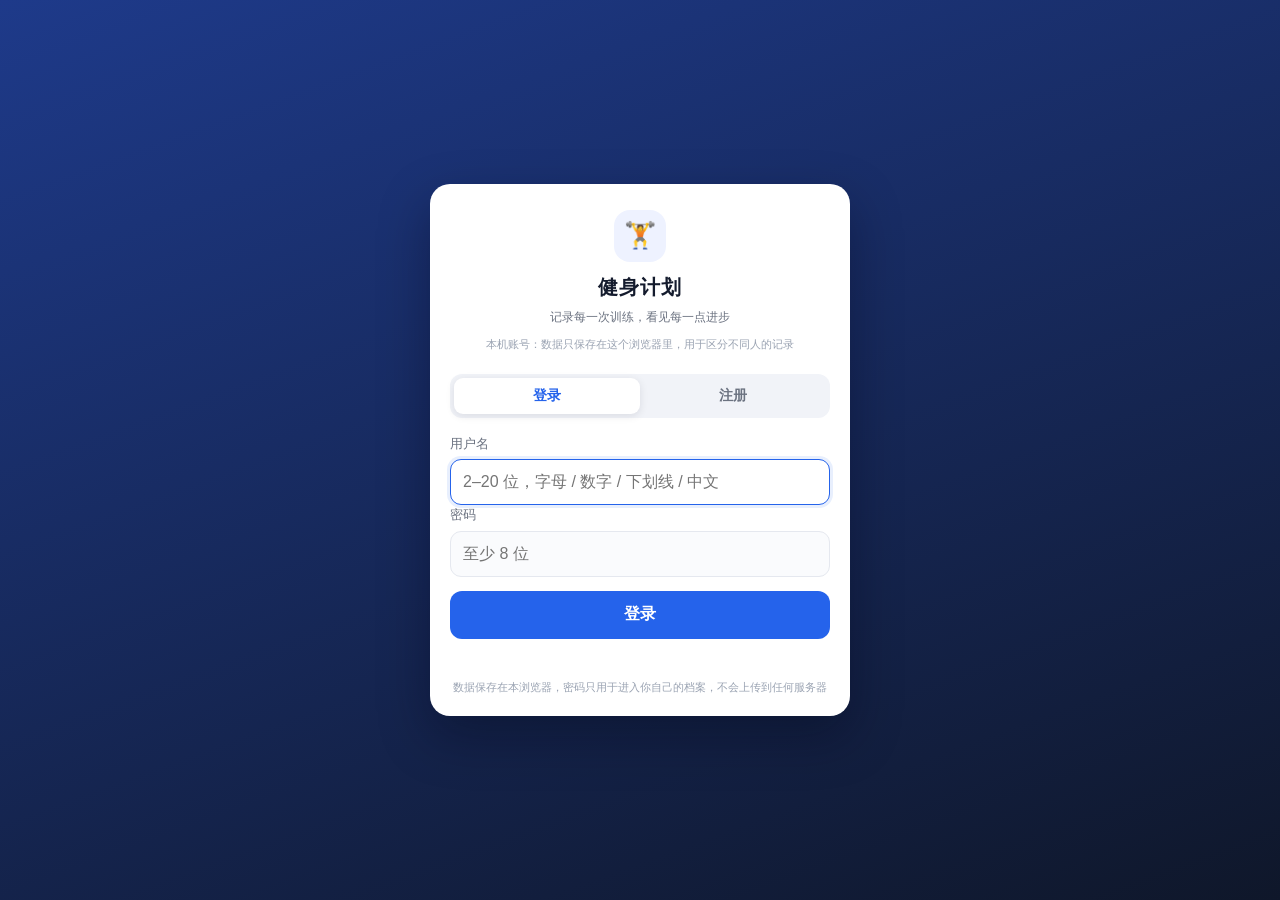
<file: index.html>
<!DOCTYPE html>
<html lang="zh-CN">
<head>
    <meta charset="UTF-8">
    <link rel="manifest" href="manifest.webmanifest">
    <meta name="theme-color" content="#1d4ed8">
    <link rel="apple-touch-icon" href="assets/icons/icon-192.png">
    <meta name="apple-mobile-web-app-capable" content="yes">
    <meta name="apple-mobile-web-app-title" content="健身记录">
    <meta name="viewport" content="width=device-width, initial-scale=1.0, maximum-scale=1.0, user-scalable=no, viewport-fit=cover">
    <meta name="theme-color" content="#0f172a">
    <title>健身记录</title>
    <link rel="icon" href="data:image/svg+xml,<svg xmlns='http://www.w3.org/2000/svg' viewBox='0 0 32 32'><text y='26' font-size='26'>🏋️</text></svg>">
    <link rel="stylesheet" href="assets/style.css">
</head>
<body>
    <!-- ================= 登录 / 注册 ================= -->
    <section class="auth-view" id="auth-view" hidden>
        <div class="auth-card">
            <div class="auth-brand">
                <span class="auth-logo">🏋️</span>
                <h2>健身计划</h2>
                <p class="auth-slogan">记录每一次训练，看见每一点进步</p>
                <p class="auth-note">本机账号：数据只保存在这个浏览器里，用于区分不同人的记录</p>
            </div>

            <div class="auth-tabs" role="tablist">
                <button type="button" class="auth-tab active" data-mode="login" role="tab">登录</button>
                <button type="button" class="auth-tab" data-mode="register" role="tab">注册</button>
            </div>

            <form id="auth-form" novalidate>
                <div class="field">
                    <label for="auth-username">用户名</label>
                    <input type="text" id="auth-username" autocomplete="username" maxlength="20"
                           placeholder="2–20 位，字母 / 数字 / 下划线 / 中文">
                </div>
                <div class="field mt-12">
                    <label for="auth-password">密码</label>
                    <input type="password" id="auth-password" autocomplete="current-password"
                           maxlength="128" placeholder="至少 8 位">
                </div>
                <div class="field mt-12" id="confirm-field" hidden>
                    <label for="auth-confirm">确认密码</label>
                    <input type="password" id="auth-confirm" autocomplete="new-password" maxlength="128"
                           placeholder="再输入一次密码">
                </div>
                <button type="submit" class="primary-btn mt-14" id="auth-submit">登录</button>
                <p class="form-msg" id="auth-msg" aria-live="polite"></p>
            </form>

            <p class="auth-foot">数据保存在本浏览器，密码只用于进入你自己的档案，不会上传到任何服务器</p>
        </div>
    </section>

    <div id="app-view" hidden>
    <header class="app-header">
        <div class="head-row">
            <div class="head-text">
                <h1>健身计划</h1>
                <p class="sub" id="header-sub"></p>
            </div>
            <div class="head-actions">
                <button type="button" class="user-chip plain" id="backup-btn" title="数据备份">
                    <span>备份</span>
                </button>
                <button type="button" class="user-chip" id="logout-btn" title="退出登录">
                    <span id="user-name">…</span>
                    <span class="uc-exit">退出</span>
                </button>
            </div>
        </div>
    </header>

    <div class="backup-tip" id="backup-tip" hidden>
        <span class="bt-text" id="backup-tip-text">已经一段时间没导出了，建议备份一份</span>
        <button type="button" class="bt-btn" data-action="open-backup">去备份</button>
        <button type="button" class="bt-x" id="backup-tip-close" aria-label="关闭">✕</button>
    </div>

    <nav class="tab-bar" role="tablist">
        <button class="tab-btn active" data-tab="plan" role="tab">今日计划</button>
        <button class="tab-btn" data-tab="history" role="tab">历史</button>
    </nav>

    <main class="container">
        <!-- ================= 今日计划 ================= -->
        <section id="tab-plan" class="tab-panel active">
            <div class="sec-head">
                <span class="sec-title">今天要练</span>
                <span class="sec-right">
                    <span class="sec-meta" id="today-count">0 个计划</span>
                    <button type="button" class="head-pick" data-action="open-gen">＋ 生成计划</button>
                </span>
            </div>
            <div id="today-plans" class="plan-stack"></div>

            <div id="other-wrap" style="display:none">
                <div class="sec-head"><span class="sec-title">其他日期 · 待完成</span></div>
                <div id="other-plans" class="plan-stack"></div>
            </div>
        </section>

        <!-- ================= 历史 ================= -->
        <section id="tab-history" class="tab-panel">
            <div class="summary-card">
                <div class="sc-head">
                    <span class="sc-title">训练概览</span>
                    <span class="sc-right">
                        <span class="sc-streak" id="streak-text"></span>
                        <button type="button" class="head-pick" data-action="open-goal">目标</button>
                    </span>
                </div>
                <div class="overview" id="overview"></div>
                <div id="part-volume"></div>
                <div id="heat-panel"></div>
            </div>

            <div class="seg-tabs" id="data-tabs" role="tablist">
                <button type="button" class="seg-btn active" data-pane="train" role="tab">训练记录</button>
                <button type="button" class="seg-btn" data-pane="body" role="tab">身体数据</button>
                <button type="button" class="seg-btn" data-pane="cardio" role="tab">有氧</button>
            </div>

            <div class="data-pane active" id="pane-train">
            <div class="sec-head">
                <span class="sec-title">周视图</span>
                <span class="sec-meta" id="week-meta"></span>
            </div>
            <div id="week-panel"></div>

            <div class="sec-head mt-20">
                <span class="sec-title">训练历史</span>
                <span class="sec-right">
                    <span class="sec-meta" id="history-count"></span>
                    <button type="button" class="head-pick" data-action="open-progress">动作进步</button>
                </span>
            </div>
            <div id="history-list"></div>
            </div>

            <div class="data-pane" id="pane-body">
            <div class="sec-head">
                <span class="sec-title">体重</span>
                <button type="button" class="head-pick" data-action="add-body">＋ 记录</button>
            </div>
            <div id="body-panel"></div>

            <div class="sec-head mt-20">
                <span class="sec-title">围度</span>
                <button type="button" class="head-pick" data-action="add-meas">＋ 记录</button>
            </div>
            <div id="meas-panel"></div>
            </div>

            <div class="data-pane" id="pane-cardio">
            <div class="sec-head">
                <span class="sec-title">有氧</span>
                <button type="button" class="head-pick" data-action="add-cardio">＋ 记录</button>
            </div>
            <div id="cardio-panel"></div>
            </div>
        </section>
    </main>

    <!-- 右下角悬浮新建按钮 -->
    <button class="fab" id="fab-add" aria-label="新建训练计划">＋</button>

    <!-- ================= 新建计划弹层 ================= -->
    <div class="sheet-mask" id="sheet-mask" hidden>
        <div class="sheet" role="dialog" aria-modal="true" aria-label="新建训练计划">
            <div class="sheet-grab"></div>
            <div class="sheet-head">
                <span>新建训练计划</span>
                <button type="button" class="sheet-close" id="sheet-close" aria-label="关闭">✕</button>
            </div>
            <div class="sheet-body">
                <form id="plan-form" novalidate>
                    <div class="form-grid">
                        <div class="field">
                            <label for="p-date">计划日期</label>
                            <input type="date" id="p-date" required>
                        </div>
                        <div class="field">
                            <label for="p-title">计划主题</label>
                            <input type="text" id="p-title" maxlength="50" placeholder="选填，如 推日">
                        </div>
                    </div>

                    <div class="field mt-14">
                        <label>训练部位（可多选，最多 5 个）</label>
                        <div class="chips" id="part-chips"></div>
                        <p class="hint" id="part-hint">已选 0 个</p>
                    </div>

                    <div class="ex-head-bar">
                        <span class="section-label">训练动作</span>
                        <span class="ex-counter" id="ex-counter">1 个</span>
                    </div>
                    <div id="exercise-rows" class="exercise-rows"></div>
                    <button type="button" class="ghost-btn" id="add-ex-btn">＋ 添加动作</button>

                    <div class="field mt-14">
                        <label for="p-note">备注</label>
                        <input type="text" id="p-note" maxlength="200" placeholder="选填，如 训练时长 60 分钟">
                    </div>

                    <button type="submit" class="primary-btn mt-14">保存计划</button>
                    <p class="form-msg" id="p-msg" aria-live="polite"></p>
                </form>
            </div>
        </div>
    </div>

    <!-- ================= 训练模式 ================= -->
    <div class="train-view" id="train-mask" hidden>
        <div class="train-head">
            <button type="button" class="tv-close" id="train-close" aria-label="退出训练">✕</button>
            <div class="tv-title" id="train-title">训练中</div>
            <div class="tv-progress"><span id="train-progress">0 / 0 组</span> · <span id="train-elapsed">00:00</span></div>
        </div>
        <div class="rest-banner" id="rest-banner" hidden>
            <span class="rb-dot"></span>
            <span class="rb-text" id="rb-text">组间休息 01:30</span>
            <button type="button" class="rb-skip" id="rb-skip">跳过</button>
        </div>
        <div class="train-body" id="train-body"></div>
        <div class="train-foot">
            <button type="button" class="primary-btn" id="train-finish">完成训练并打卡</button>
        </div>
    </div>

    <!-- ================= 修改动作 ================= -->
    <div class="sheet-mask" id="ex-mask" hidden>
        <div class="sheet" role="dialog" aria-modal="true" aria-label="修改动作">
            <div class="sheet-grab"></div>
            <div class="sheet-head">
                <span>修改动作</span>
                <button type="button" class="sheet-close" id="ex-close" aria-label="关闭">✕</button>
            </div>
            <div class="sheet-body">
                <form id="ex-form" novalidate>
                    <div class="field">
                        <label for="ex-name">动作名称</label>
                        <input type="text" id="ex-name" maxlength="50" list="ex-name-list" autocomplete="off" placeholder="如 杠铃卧推">
                    </div>
                    <div class="ex-edit-grid mt-12">
                        <div class="field">
                            <label for="ex-sets">组数</label>
                            <input type="number" id="ex-sets" min="1" max="99">
                        </div>
                        <div class="field">
                            <label for="ex-reps">次数</label>
                            <input type="number" id="ex-reps" min="1" max="999">
                        </div>
                        <div class="field">
                            <label for="ex-weight">重量 (kg)</label>
                            <input type="number" id="ex-weight" min="0" max="1000" step="0.5">
                        </div>
                        <div class="field">
                            <label for="ex-rest">休息 (秒)</label>
                            <input type="number" id="ex-rest" min="1" max="600" step="5">
                        </div>
                    </div>
                    <button type="submit" class="primary-btn mt-14">保存修改</button>
                    <p class="form-msg" id="ex-msg" aria-live="polite"></p>
                </form>
            </div>
        </div>
    </div>

    <!-- ================= 编辑计划 ================= -->
    <div class="sheet-mask" id="plan-edit-mask" hidden>
        <div class="sheet" role="dialog" aria-modal="true" aria-label="编辑训练计划">
            <div class="sheet-grab"></div>
            <div class="sheet-head">
                <span>编辑计划</span>
                <button type="button" class="sheet-close" id="plan-edit-close" aria-label="关闭">✕</button>
            </div>
            <div class="sheet-body">
                <form id="plan-edit-form" novalidate>
                    <div class="form-grid">
                        <div class="field">
                            <label for="pe-date">计划日期</label>
                            <input type="date" id="pe-date" required>
                        </div>
                        <div class="field">
                            <label for="pe-title">计划主题</label>
                            <input type="text" id="pe-title" maxlength="50" placeholder="如 推日">
                        </div>
                    </div>
                    <div class="field mt-14">
                        <label>训练部位（最多 5 个）</label>
                        <div class="chips" id="pe-chips"></div>
                        <p class="hint" id="pe-hint">已选 0 个</p>
                    </div>
                    <div class="field mt-14">
                        <label for="pe-note">备注</label>
                        <input type="text" id="pe-note" maxlength="200" placeholder="选填">
                    </div>
                    <button type="submit" class="primary-btn mt-14">保存修改</button>
                    <p class="form-msg" id="pe-msg" aria-live="polite"></p>
                </form>
            </div>
        </div>
    </div>

    <!-- ================= 替换动作 ================= -->
    <div class="sheet-mask" id="swap-mask" hidden>
        <div class="sheet" role="dialog" aria-modal="true" aria-label="替换动作">
            <div class="sheet-grab"></div>
            <div class="sheet-head">
                <span>替换动作</span>
                <button type="button" class="sheet-close" id="swap-close" aria-label="关闭">✕</button>
            </div>
            <div class="sheet-body">
                <form id="swap-form" novalidate>
                    <p class="hint" id="swap-from">当前动作：卧推</p>
                    <div class="field mt-14">
                        <label for="swap-name">新动作名称</label>
                        <input type="text" id="swap-name" maxlength="50" placeholder="如 哑铃卧推">
                    </div>
                    <div class="field mt-14">
                        <label>从历史动作里选（点一下即填入）</label>
                        <div class="chips" id="swap-chips"></div>
                    </div>
                    <p class="hint mt-10">组数 / 次数 / 重量 / 休息时长保持不变，只换动作名</p>
                    <button type="submit" class="primary-btn mt-14">确认替换</button>
                    <p class="form-msg" id="swap-msg" aria-live="polite"></p>
                </form>
            </div>
        </div>
    </div>

    <!-- ================= 记录体重 ================= -->
    <div class="sheet-mask" id="body-mask" hidden>
        <div class="sheet" role="dialog" aria-modal="true" aria-label="记录体重">
            <div class="sheet-grab"></div>
            <div class="sheet-head">
                <span>记录体重</span>
                <button type="button" class="sheet-close" id="body-close" aria-label="关闭">✕</button>
            </div>
            <div class="sheet-body">
                <form id="body-form" novalidate>
                    <div class="form-grid">
                        <div class="field">
                            <label for="b-date">日期</label>
                            <input type="date" id="b-date">
                        </div>
                        <div class="field">
                            <label for="b-weight">体重 (kg)</label>
                            <input type="number" id="b-weight" min="20" max="500" step="0.1" inputmode="decimal" placeholder="81.0">
                        </div>
                        <div class="field">
                            <label for="b-fat">体脂率 %（选填）</label>
                            <input type="number" id="b-fat" min="2" max="70" step="0.1" inputmode="decimal" placeholder="22.5">
                        </div>
                        <div class="field">
                            <label for="b-note">备注（选填）</label>
                            <input type="text" id="b-note" maxlength="200" placeholder="如 空腹">
                        </div>
                    </div>
                    <button type="submit" class="primary-btn mt-14">保存</button>
                    <p class="form-msg" id="b-msg" aria-live="polite"></p>
                </form>
            </div>
        </div>
    </div>

    <!-- ================= 动作进步 ================= -->
    <div class="sheet-mask" id="prog-mask" hidden>
        <div class="sheet" role="dialog" aria-modal="true" aria-label="动作进步">
            <div class="sheet-grab"></div>
            <div class="sheet-head">
                <span>动作进步</span>
                <button type="button" class="sheet-close" id="prog-close" aria-label="关闭">✕</button>
            </div>
            <div class="sheet-body">
                <div id="prog-body"></div>
            </div>
        </div>
    </div>

    <!-- ================= 从历史选择计划 ================= -->
    <div class="sheet-mask" id="hist-mask" hidden>
        <div class="sheet" role="dialog" aria-modal="true" aria-label="从历史选择训练计划">
            <div class="sheet-grab"></div>
            <div class="sheet-head">
                <span>从历史选一个</span>
                <button type="button" class="sheet-close" id="hist-close" aria-label="关闭">✕</button>
            </div>
            <div class="sheet-body">
                <p class="hint">选中的计划会把部位、动作、组次重量和休息时长原样复制到今天，加进去还能改重量再打卡。</p>
                <div id="hist-pick-list" class="hist-pick"></div>
            </div>
        </div>
    </div>

    <template id="exercise-row-tpl">
        <div class="exercise-row">
            <div class="er-top">
                <span class="er-index"></span>
                <button type="button" class="er-del" title="移除此动作">✕</button>
            </div>
            <div class="er-grid">
                <div class="field span-2">
                    <label>动作名称</label>
                    <input type="text" class="ex-name" maxlength="50" list="ex-name-list" autocomplete="off" placeholder="如 杠铃卧推">
                </div>
                <div class="field">
                    <label>组数</label>
                    <input type="number" class="ex-sets" min="1" max="99" placeholder="4">
                </div>
                <div class="field">
                    <label>次数</label>
                    <input type="number" class="ex-reps" min="1" max="999" placeholder="12">
                </div>
                <div class="field">
                    <label>重量 (kg)</label>
                    <input type="number" class="ex-weight" min="0" max="1000" step="0.5" placeholder="60">
                </div>
                <div class="field">
                    <label>休息 (秒)</label>
                    <input type="number" class="ex-rest" min="1" max="600" step="5" placeholder="90" value="90">
                </div>
            </div>
        </div>
    </template>

    <!-- ================= 休息计时 ================= -->
    <div class="sheet-mask" id="timer-mask" hidden>
        <div class="sheet timer-sheet" role="dialog" aria-modal="true" aria-label="休息计时">
            <div class="sheet-grab"></div>
            <div class="sheet-head">
                <span id="timer-title">休息计时</span>
                <button type="button" class="sheet-close" id="timer-close" aria-label="关闭">✕</button>
            </div>
            <div class="sheet-body">
                <div class="timer-ring-wrap">
                    <svg viewBox="0 0 200 200" class="timer-ring" aria-hidden="true">
                        <circle cx="100" cy="100" r="86" class="ring-track"></circle>
                        <circle cx="100" cy="100" r="86" class="ring-progress" id="ring-progress"></circle>
                    </svg>
                    <div class="timer-center">
                        <div class="timer-time" id="timer-time">01:30</div>
                        <div class="timer-sub" id="timer-sub">每组休息 90 秒</div>
                    </div>
                </div>

                <div class="timer-presets" id="timer-presets">
                    <button type="button" data-sec="30">30秒</button>
                    <button type="button" data-sec="45">45秒</button>
                    <button type="button" data-sec="60">1分钟</button>
                    <button type="button" data-sec="90">1.5分钟</button>
                    <button type="button" data-sec="120">2分钟</button>
                    <button type="button" data-sec="180">3分钟</button>
                </div>

                <div class="timer-actions">
                    <button type="button" class="btn-sm" id="timer-sub15">−15s</button>
                    <button type="button" class="btn-sm" id="timer-add15">+15s</button>
                    <button type="button" class="btn-sm danger" id="timer-stop">结束</button>
                </div>

                <button type="button" class="primary-btn mt-14" id="timer-start">开始休息</button>
                <p class="hint center mt-8">选择的时长会记为该动作的每组休息值，下次直接沿用</p>
            </div>
        </div>
    </div>

    <!-- 运行中的悬浮计时条 -->
    <div class="timer-bar" id="timer-bar" hidden>
        <div class="tb-left" id="tb-open">
            <span class="tb-dot"></span>
            <span class="tb-name" id="tb-name">休息中</span>
            <span class="tb-time" id="tb-time">01:30</span>
        </div>
        <div class="tb-actions">
            <button type="button" id="tb-toggle">暂停</button>
            <button type="button" id="tb-stop">结束</button>
        </div>
    </div>
    </div><!-- /#app-view -->


    <!-- ================= 数据备份 ================= -->
    <div class="sheet-mask" id="backup-mask" hidden>
        <div class="sheet" role="dialog" aria-modal="true" aria-label="数据备份">
            <div class="sheet-grab"></div>
            <div class="sheet-head">
                <span>数据备份</span>
                <button type="button" class="sheet-close" id="backup-close" aria-label="关闭">✕</button>
            </div>
            <div class="sheet-body">
                <p class="hint" id="backup-stats">正在统计…</p>
                <p class="hint">数据保存在这个浏览器里，换设备、换浏览器、清缓存都会丢。
                   定期导出一份 JSON；换设备时登录同一个账号再导入即可恢复。</p>
                <div class="field mt-14">
                    <label for="backup-file">选择备份文件（.json）</label>
                    <input type="file" id="backup-file" accept="application/json,.json">
                </div>
                <button type="button" class="primary-btn mt-14" id="backup-export">导出备份到本地</button>
                <button type="button" class="ghost-btn mt-10" id="backup-import">从所选文件导入（覆盖当前账号数据）</button>
                <p class="form-msg" id="backup-msg" aria-live="polite"></p>
                <div class="field mt-14">
                    <label for="theme-select">主题</label>
                    <select id="theme-select">
                        <option value="auto">跟随系统</option>
                        <option value="light">浅色</option>
                        <option value="dark">深色</option>
                    </select>
                </div>

                <div class="sec-head mt-20"><span class="sec-title">回收站</span>
                    <span class="sec-meta" id="trash-meta"></span></div>
                <div id="trash-list"></div>

                <p class="hint mt-20">清空只影响当前登录的账号，不可恢复，请先导出。</p>
                <button type="button" class="ghost-btn danger-text" id="backup-clear">清空当前账号数据</button>
            </div>
        </div>
    </div>


    <!-- ================= 生成计划 ================= -->
    <div class="sheet-mask" id="gen-mask" hidden>
        <div class="sheet" role="dialog" aria-modal="true" aria-label="生成计划">
            <div class="sheet-grab"></div>
            <div class="sheet-head">
                <span>怎么开始今天这一练</span>
                <button type="button" class="sheet-close" id="gen-close" aria-label="关闭">✕</button>
            </div>
            <div class="sheet-body">
                <button type="button" class="gen-opt" data-action="gen-new">
                    <span class="go-ico">✏️</span>
                    <span class="go-text"><b>新建空计划</b><i>自己挑部位、填动作和组次</i></span>
                </button>
                <button type="button" class="gen-opt" data-action="gen-tpl">
                    <span class="go-ico">📋</span>
                    <span class="go-text"><b>用训练模板</b><i>常练的安排已存好，点一下就是今日计划</i></span>
                </button>
                <button type="button" class="gen-opt" data-action="pick-hist">
                    <span class="go-ico">🕘</span>
                    <span class="go-text"><b>复制历史某次训练</b><i>从练过的记录里照抄一份</i></span>
                </button>
            </div>
        </div>
    </div>

    <!-- ================= 模板 ================= -->
    <div class="sheet-mask" id="tpl-mask" hidden>
        <div class="sheet" role="dialog" aria-modal="true" aria-label="训练模板">
            <div class="sheet-grab"></div>
            <div class="sheet-head">
                <span>训练模板</span>
                <button type="button" class="sheet-close" id="tpl-close" aria-label="关闭">✕</button>
            </div>
            <div class="sheet-body">
                <p class="hint">把常练的安排存成模板，点「开练」直接生成今日计划，动作和组次重量原样带过来。</p>
                <div id="tpl-list"></div>
                <button type="button" class="ghost-btn mt-10" id="tpl-save-today">用今日计划存为模板</button>
                <p class="form-msg" id="tpl-msg" aria-live="polite"></p>
            </div>
        </div>
    </div>

    <!-- ================= 围度 ================= -->
    <div class="sheet-mask" id="meas-mask" hidden>
        <div class="sheet" role="dialog" aria-modal="true" aria-label="记录围度">
            <div class="sheet-grab"></div>
            <div class="sheet-head">
                <span>记录围度（cm）</span>
                <button type="button" class="sheet-close" id="meas-close" aria-label="关闭">✕</button>
            </div>
            <div class="sheet-body">
                <form id="meas-form" novalidate>
                    <div class="form-grid">
                        <div class="field">
                            <label for="m-date">日期</label>
                            <input type="date" id="m-date">
                        </div>
                        <div class="field">
                            <label for="m-waist">腰围</label>
                            <input type="number" id="m-waist" min="10" max="200" step="0.1" inputmode="decimal" placeholder="如 88.5">
                        </div>
                        <div class="field">
                            <label for="m-chest">胸围</label>
                            <input type="number" id="m-chest" min="10" max="200" step="0.1" inputmode="decimal" placeholder="如 105">
                        </div>
                        <div class="field">
                            <label for="m-arm">臂围</label>
                            <input type="number" id="m-arm" min="10" max="200" step="0.1" inputmode="decimal" placeholder="如 36">
                        </div>
                        <div class="field">
                            <label for="m-thigh">腿围</label>
                            <input type="number" id="m-thigh" min="10" max="200" step="0.1" inputmode="decimal" placeholder="如 58">
                        </div>
                        <div class="field span-2">
                            <label for="m-note">备注（选填）</label>
                            <input type="text" id="m-note" maxlength="200" placeholder="如 空腹、放松状态">
                        </div>
                    </div>
                    <button type="submit" class="primary-btn mt-14">保存</button>
                    <p class="form-msg" id="m-msg" aria-live="polite"></p>
                </form>
            </div>
        </div>
    </div>

    <!-- ================= 有氧 ================= -->
    <div class="sheet-mask" id="cardio-mask" hidden>
        <div class="sheet" role="dialog" aria-modal="true" aria-label="记录有氧">
            <div class="sheet-grab"></div>
            <div class="sheet-head">
                <span>记录有氧</span>
                <button type="button" class="sheet-close" id="cardio-close" aria-label="关闭">✕</button>
            </div>
            <div class="sheet-body">
                <form id="cardio-form" novalidate>
                    <div class="form-grid">
                        <div class="field">
                            <label for="c-date">日期</label>
                            <input type="date" id="c-date">
                        </div>
                        <div class="field">
                            <label for="c-type">类型</label>
                            <select id="c-type">
                                <option>跑步</option>
                                <option>快走</option>
                                <option>单车</option>
                                <option>椭圆机</option>
                                <option>跳绳</option>
                                <option>游泳</option>
                                <option>其他</option>
                            </select>
                        </div>
                        <div class="field">
                            <label for="c-minutes">时长（分钟）</label>
                            <input type="number" id="c-minutes" min="1" max="600" step="1" inputmode="numeric" placeholder="如 30">
                        </div>
                        <div class="field">
                            <label for="c-distance">距离（km，选填）</label>
                            <input type="number" id="c-distance" min="0" max="200" step="0.1" inputmode="decimal" placeholder="如 4.5">
                        </div>
                        <div class="field">
                            <label for="c-hr">平均心率（选填）</label>
                            <input type="number" id="c-hr" min="40" max="220" step="1" inputmode="numeric" placeholder="如 135">
                        </div>
                        <div class="field">
                            <label for="c-note">备注（选填）</label>
                            <input type="text" id="c-note" maxlength="200" placeholder="如 坡度 6">
                        </div>
                    </div>
                    <button type="submit" class="primary-btn mt-14">保存</button>
                    <p class="form-msg" id="c-msg" aria-live="polite"></p>
                </form>
            </div>
        </div>
    </div>

    <!-- ================= 目标 ================= -->
    <div class="sheet-mask" id="goal-mask" hidden>
        <div class="sheet" role="dialog" aria-modal="true" aria-label="训练目标">
            <div class="sheet-grab"></div>
            <div class="sheet-head">
                <span>我的目标</span>
                <button type="button" class="sheet-close" id="goal-close" aria-label="关闭">✕</button>
            </div>
            <div class="sheet-body">
                <form id="goal-form" novalidate>
                    <div class="form-grid">
                        <div class="field">
                            <label for="g-weekly">每周训练次数</label>
                            <input type="number" id="g-weekly" min="1" max="21" step="1" inputmode="numeric" placeholder="如 4">
                        </div>
                        <div class="field">
                            <label for="g-weight">目标体重 (kg)</label>
                            <input type="number" id="g-weight" min="20" max="500" step="0.1" inputmode="decimal" placeholder="如 75">
                        </div>
                        <div class="field span-2">
                            <label for="g-date">目标日期（选填）</label>
                            <input type="date" id="g-date">
                        </div>
                    </div>
                    <button type="submit" class="primary-btn mt-14">保存目标</button>
                    <p class="form-msg" id="g-msg" aria-live="polite"></p>
                </form>
            </div>
        </div>
    </div>

    <div class="undo-bar" id="undo-bar" hidden>
        <span id="undo-text">已删除</span>
        <button type="button" class="undo-btn" id="undo-btn">撤销</button>
    </div>

    <datalist id="ex-name-list"></datalist>

    <div class="toast" id="toast" hidden></div>

    <script src="assets/store.js"></script>
    <script src="assets/app.js"></script>
</body>
</html>
</file>
<file: assets/style.css>
/* ================= 设计令牌 ================= */
:root {
    --bg: #f2f4f8;
    --card: #ffffff;
    --text: #141b2d;
    --text-sub: #6b7280;
    --line: #e5e8ef;
    --line-soft: #eef1f6;
    --primary: #2563eb;
    --primary-dark: #1d4ed8;
    --primary-soft: #eef2ff;
    --accent: #0ea5a4;
    --danger: #ef4444;
    --radius: 16px;
    --shadow: 0 2px 10px rgba(20, 27, 45, 0.06);
}

* { box-sizing: border-box; margin: 0; padding: 0; }
html { -webkit-text-size-adjust: 100%; }

body {
    background: var(--bg);
    color: var(--text);
    font-family: -apple-system, BlinkMacSystemFont, "PingFang SC", "Microsoft YaHei", sans-serif;
    font-size: 16px;
    line-height: 1.5;
    -webkit-tap-highlight-color: transparent;
}

/* ================= 头部 ================= */
.app-header {
    background: linear-gradient(140deg, #1e3a8a 0%, #0f172a 100%);
    color: #fff;
    padding: calc(16px + env(safe-area-inset-top)) 16px 16px;
}
.head-row {
    display: flex;
    align-items: center;
    justify-content: space-between;
    gap: 12px;
}
.head-text { flex: 1; text-align: center; min-width: 0; }
.app-header h1 { font-size: 20px; font-weight: 700; letter-spacing: 1px; }
.app-header .sub { font-size: 12px; opacity: 0.78; margin-top: 6px; }

/* 右上角账号胶囊 */
.user-chip {
    flex-shrink: 0;
    display: flex;
    align-items: center;
    gap: 6px;
    max-width: 42vw;
    min-height: 30px;
    padding: 0 10px;
    border-radius: 15px;
    border: 1px solid rgba(255, 255, 255, 0.22);
    background: rgba(255, 255, 255, 0.1);
    color: #fff;
    font-size: 12px;
    cursor: pointer;
}
.user-chip span { white-space: nowrap; overflow: hidden; text-overflow: ellipsis; }
.user-chip .uc-exit {
    padding-left: 6px;
    border-left: 1px solid rgba(255, 255, 255, 0.25);
    opacity: 0.82;
}
.user-chip:active { background: rgba(255, 255, 255, 0.2); }

/* ================= 登录 / 注册 ================= */
.auth-view {
    min-height: 100vh;
    min-height: 100dvh;
    display: flex;
    align-items: center;
    justify-content: center;
    padding: 24px 16px calc(24px + env(safe-area-inset-bottom));
    background: linear-gradient(160deg, #1e3a8a 0%, #0f172a 100%);
}
.auth-view[hidden] { display: none; }
.auth-card {
    width: 100%;
    max-width: 420px;
    background: var(--card);
    border-radius: 20px;
    padding: 26px 20px 20px;
    box-shadow: 0 20px 50px rgba(2, 6, 23, 0.35);
}
.auth-brand { text-align: center; margin-bottom: 20px; }
.auth-logo {
    display: inline-flex;
    align-items: center;
    justify-content: center;
    width: 52px;
    height: 52px;
    border-radius: 16px;
    background: var(--primary-soft);
    font-size: 26px;
    margin-bottom: 10px;
}
.auth-card h2 { font-size: 20px; font-weight: 700; color: var(--text); letter-spacing: 1px; }
.auth-slogan { font-size: 12px; color: var(--text-sub); margin-top: 6px; }

.auth-tabs {
    display: flex;
    background: #f1f3f8;
    border-radius: 12px;
    padding: 4px;
    margin-bottom: 16px;
}
.auth-tab {
    flex: 1;
    min-height: 36px;
    border: 0;
    border-radius: 9px;
    background: transparent;
    color: var(--text-sub);
    font-size: 14px;
    font-weight: 600;
    cursor: pointer;
    transition: all 0.16s ease;
}
.auth-tab.active {
    background: var(--card);
    color: var(--primary);
    box-shadow: 0 2px 8px rgba(15, 23, 42, 0.1);
}
.auth-card .primary-btn { min-height: 48px; font-size: 16px; }
/* hidden 属性对 flex 布局无效，需显式声明 */
#confirm-field[hidden] { display: none; }
.auth-foot {
    margin-top: 16px;
    font-size: 11px;
    line-height: 1.6;
    color: #9aa3b2;
    text-align: center;
}

/* ================= 标签栏 ================= */
.tab-bar {
    display: flex;
    background: var(--card);
    border-bottom: 1px solid var(--line);
    position: sticky;
    top: 0;
    z-index: 20;
}
.tab-btn {
    flex: 1;
    min-height: 47px;
    border: none;
    background: none;
    font-size: 16px;
    color: var(--text-sub);
    cursor: pointer;
    border-bottom: 2px solid transparent;
    touch-action: manipulation;
}
.tab-btn.active { color: var(--primary); border-bottom-color: var(--primary); font-weight: 600; }

/* ================= 容器 ================= */
.container {
    max-width: 720px;
    margin: 0 auto;
    padding: 14px 14px calc(96px + env(safe-area-inset-bottom));
}
.tab-panel { display: none; }
.tab-panel.active { display: block; }

.sec-head {
    display: flex;
    align-items: baseline;
    justify-content: space-between;
    margin: 4px 2px 10px;
}
.sec-title { font-size: 15px; font-weight: 700; }
.sec-meta { font-size: 12px; color: var(--text-sub); }

/* ================= 悬浮按钮 ================= */
.fab {
    position: fixed;
    right: max(18px, env(safe-area-inset-right));
    bottom: calc(24px + env(safe-area-inset-bottom));
    width: 60px;
    height: 60px;
    border: none;
    border-radius: 50%;
    background: linear-gradient(140deg, #3b82f6, #2563eb);
    color: #fff;
    font-size: 30px;
    line-height: 1;
    font-weight: 300;
    box-shadow: 0 8px 22px rgba(37, 99, 235, 0.42);
    cursor: pointer;
    z-index: 30;
    transition: transform 0.15s ease, opacity 0.2s ease;
    touch-action: manipulation;
}
.fab:active { transform: scale(0.94); }
.fab.hidden { opacity: 0; visibility: hidden; pointer-events: none; transform: scale(0.6); }

/* ================= 计划卡片 ================= */
.plan-stack { display: flex; flex-direction: column; gap: 12px; }

.plan-card {
    background: var(--card);
    border-radius: var(--radius);
    box-shadow: var(--shadow);
    overflow: hidden;
}
.plan-card.is-done { opacity: 0.96; }

.pc-head { position: relative; padding: 14px 16px 10px; }
.pc-chips { padding-right: 76px; }
.pc-chips { display: flex; flex-wrap: wrap; gap: 6px; margin-bottom: 6px; }
.part-chip {
    display: inline-block;
    background: var(--primary-soft);
    color: var(--primary-dark);
    border-radius: 7px;
    padding: 2px 9px;
    font-size: 12px;
    font-weight: 600;
}
.pc-title { font-size: 17px; font-weight: 700; }
.pc-meta { font-size: 12px; color: var(--text-sub); margin-top: 4px; }
.pc-note {
    font-size: 12px;
    color: var(--text-sub);
    margin-top: 8px;
    background: #f7f8fb;
    border-radius: 8px;
    padding: 6px 10px;
}

.pc-ex { padding: 4px 16px 8px; }
.ex-item {
    display: flex;
    align-items: center;
    gap: 10px;
    padding: 9px 0;
    border-bottom: 1px dashed var(--line-soft);
}
.ex-item:last-child { border-bottom: none; }
.ex-name-cell { flex: 1; min-width: 0; }
.ex-label { font-size: 15px; font-weight: 600; }
.ex-detail { font-size: 12px; color: var(--text-sub); margin-top: 2px; }
.ex-vol { font-size: 12px; color: var(--accent); font-weight: 600; white-space: nowrap; }
.ex-vol.muted { color: #c5cbd6; font-weight: 500; }
.ex-edit {
    border: none;
    background: none;
    color: #94a3b8;
    font-size: 15px;
    line-height: 1;
    padding: 4px 2px;
    cursor: pointer;
    flex-shrink: 0;
}
.ex-edit:active { color: var(--primary); }

.ex-edit-grid {
    display: grid;
    grid-template-columns: 1fr 1fr;
    gap: 10px;
}

.ex-x {
    border: none;
    background: none;
    color: #b4bbc7;
    font-size: 14px;
    width: 30px;
    height: 30px;
    cursor: pointer;
}

.pc-foot {
    display: flex;
    gap: 8px;
    padding: 8px 16px 14px;
}
.btn-sm {
    min-height: 42px;
    padding: 0 14px;
    border-radius: 10px;
    font-size: 14px;
    font-weight: 600;
    border: 1px solid var(--line);
    background: #fff;
    color: var(--text-sub);
    cursor: pointer;
    touch-action: manipulation;
}
.btn-sm.flex1 { flex: 1; }
.btn-sm.primary {
    background: var(--primary);
    border-color: var(--primary);
    color: #fff;
}
.btn-sm.good {
    background: #ecfdf5;
    border-color: #b9f0d8;
    color: #047857;
}
.btn-sm.danger {
    background: #fff5f5;
    border-color: #ffd5d5;
    color: var(--danger);
}

/* 卡片内快捷添加动作 */
.quick-add { display: none; padding: 0 16px 14px; }
.quick-add.open { display: block; }
.qa-grid { display: grid; grid-template-columns: repeat(3, minmax(0, 1fr)); gap: 10px; }
.qa-grid .field.span-2 { grid-column: 1 / -1; }
.qa-grid .field input { height: 42px; }
.qa-actions { display: flex; gap: 10px; margin-top: 10px; }

/* ================= 历史 ================= */
.overview {
    background: linear-gradient(140deg, #1e293b, #0f172a);
    color: #fff;
    border-radius: var(--radius);
    padding: 16px;
    margin-bottom: 16px;
}
.ov-row { display: flex; gap: 8px; }
.ov-cell { flex: 1; text-align: center; }
.ov-value { font-size: 20px; font-weight: 700; }
.ov-label { font-size: 11px; opacity: 0.7; margin-top: 2px; }
.ov-line { height: 1px; background: rgba(255, 255, 255, 0.12); margin: 12px 0; }
.ov-parts { display: flex; flex-wrap: wrap; gap: 6px; }
.ov-parts .part-chip { background: rgba(255, 255, 255, 0.14); color: #fff; }

.day-card {
    background: var(--card);
    border-radius: var(--radius);
    box-shadow: var(--shadow);
    margin-bottom: 12px;
    overflow: hidden;
}
.dc-head {
    display: flex;
    justify-content: space-between;
    align-items: center;
    gap: 10px;
    padding: 12px 16px 8px;
}
.dc-date { font-size: 16px; font-weight: 700; }
.dc-week { font-size: 12px; color: var(--text-sub); font-weight: 500; margin-left: 6px; }
.dc-meta { font-size: 12px; color: var(--text-sub); white-space: nowrap; }
.dc-parts { padding: 0 16px 10px; display: flex; flex-wrap: wrap; gap: 6px; }
.dc-body { border-top: 1px solid var(--line-soft); padding: 4px 16px 10px; }
.dc-plan { padding: 8px 0; border-bottom: 1px dashed var(--line-soft); }
.dc-plan:last-child { border-bottom: none; }
.dc-plan-title { font-size: 13px; color: var(--text-sub); margin-bottom: 4px; }
.dc-ex { font-size: 14px; padding: 3px 0; display: flex; justify-content: space-between; gap: 10px; }
.dc-ex span:last-child { font-size: 12px; color: var(--text-sub); white-space: nowrap; }

/* ================= 弹层 ================= */
.sheet-mask {
    position: fixed;
    inset: 0;
    background: rgba(15, 23, 42, 0.45);
    z-index: 40;
    display: flex;
    align-items: flex-end;
    animation: fade 0.18s ease;
}
/* hidden 属性必须压过 display:flex，否则弹层会常驻遮挡页面 */
.sheet-mask[hidden] { display: none; }
@keyframes fade { from { opacity: 0; } to { opacity: 1; } }

.sheet {
    width: 100%;
    max-height: 90vh;
    background: var(--card);
    border-radius: 20px 20px 0 0;
    display: flex;
    flex-direction: column;
    animation: slideUp 0.24s cubic-bezier(0.2, 0.8, 0.2, 1);
    padding-bottom: env(safe-area-inset-bottom);
}
@keyframes slideUp { from { transform: translateY(100%); } to { transform: translateY(0); } }

.sheet-grab { width: 38px; height: 4px; background: #d6dbe5; border-radius: 2px; margin: 8px auto 0; }
.sheet-head {
    display: flex;
    justify-content: space-between;
    align-items: center;
    padding: 12px 18px 8px;
}
.sheet-head span { font-size: 17px; font-weight: 700; }
.sheet-close {
    border: none;
    background: #f1f3f8;
    color: var(--text-sub);
    width: 32px;
    height: 32px;
    border-radius: 50%;
    font-size: 14px;
    cursor: pointer;
}
.sheet-body { overflow-y: auto; padding: 4px 18px 20px; }

/* ================= 表单 ================= */
.form-grid { display: grid; grid-template-columns: 1fr 1fr; gap: 12px; }
.field { display: flex; flex-direction: column; gap: 6px; min-width: 0; }
.field.span-2 { grid-column: span 2; }
.field label { font-size: 13px; color: var(--text-sub); }
.field input, .field select {
    height: 46px;
    border: 1px solid var(--line);
    border-radius: 11px;
    padding: 0 12px;
    font-size: 16px;
    background: #fafbfd;
    color: var(--text);
    width: 100%;
}
.field input:focus, .field select:focus {
    outline: none;
    border-color: var(--primary);
    background: #fff;
    box-shadow: 0 0 0 3px rgba(37, 99, 235, 0.1);
}

.mt-10 { margin-top: 10px; }
.mt-14 { margin-top: 14px; }
.hint { font-size: 12px; color: var(--text-sub); }

/* 部位多选 chips */
.chips { display: flex; flex-wrap: wrap; gap: 8px; }
.chip-btn {
    min-height: 40px;
    padding: 0 16px;
    border: 1px solid var(--line);
    border-radius: 20px;
    background: #fff;
    color: var(--text-sub);
    font-size: 15px;
    cursor: pointer;
    touch-action: manipulation;
    transition: all 0.12s ease;
}
.chip-btn.active {
    background: var(--primary);
    border-color: var(--primary);
    color: #fff;
    font-weight: 600;
}

.primary-btn {
    width: 100%;
    min-height: 50px;
    border: none;
    border-radius: 12px;
    background: var(--primary);
    color: #fff;
    font-size: 16px;
    font-weight: 600;
    cursor: pointer;
    touch-action: manipulation;
}
.primary-btn:active { background: var(--primary-dark); }

.ghost-btn {
    width: 100%;
    min-height: 46px;
    margin-top: 12px;
    border: 1px dashed #b8c4dc;
    border-radius: 12px;
    background: #f6f8fd;
    color: var(--primary);
    font-size: 15px;
    font-weight: 600;
    cursor: pointer;
}
.ghost-btn:active { background: #eef2fb; }
.ghost-btn.danger-text { color: var(--danger); }

.form-msg { font-size: 13px; min-height: 18px; margin-top: 6px; }
.form-msg.error { color: var(--danger); }
.form-msg.ok { color: var(--accent); }

/* 动作行 */
.ex-head-bar { display: flex; justify-content: space-between; align-items: center; margin: 18px 0 8px; }
.section-label { font-size: 15px; font-weight: 700; }
.ex-counter { font-size: 12px; color: var(--text-sub); }
.exercise-rows { display: flex; flex-direction: column; gap: 10px; }

.exercise-row {
    background: #f8fafc;
    border: 1px solid var(--line);
    border-radius: 12px;
    padding: 10px 12px 12px;
}
.er-top { display: flex; justify-content: space-between; align-items: center; margin-bottom: 8px; }
.er-index {
    font-size: 12px;
    font-weight: 600;
    color: #fff;
    background: var(--primary);
    border-radius: 6px;
    padding: 2px 8px;
}
.er-del {
    border: none;
    background: none;
    color: var(--danger);
    font-size: 15px;
    width: 32px;
    height: 32px;
    cursor: pointer;
}
.er-grid { display: grid; grid-template-columns: repeat(3, minmax(0, 1fr)); gap: 10px; }
.er-grid .field.span-2 { grid-column: 1 / -1; }
.er-grid .field label { font-size: 12px; }
.er-grid .field input { height: 42px; background: #fff; }

/* ================= 空态 ================= */
.empty {
    text-align: center;
    color: var(--text-sub);
    padding: 40px 16px;
    font-size: 14px;
    line-height: 1.9;
}
.empty .empty-icon { font-size: 30px; display: block; margin-bottom: 8px; opacity: 0.55; }

/* ================= 响应式 ================= */
@media (min-width: 640px) {
    .er-grid { grid-template-columns: 2fr 1fr 1fr 1fr; }
    .er-grid .field.span-2 { grid-column: span 1; }
    .qa-grid { grid-template-columns: 2fr 1fr 1fr 1fr; }
    .qa-grid .field.span-2 { grid-column: span 1; }
    .fab { right: calc(50% - 340px); }
}

/* ================= 休息计时 ================= */
.rest-chip {
    display: inline-flex;
    align-items: center;
    gap: 3px;
    border: 1px solid #e2e8f0;
    background: #f8fafc;
    color: #475569;
    border-radius: 8px;
    padding: 3px 8px;
    font-size: 12px;
    font-weight: 600;
    cursor: pointer;
    touch-action: manipulation;
}
.rest-chip:active { background: #eef2f7; }

.timer-sheet .sheet-body { padding-bottom: 26px; }

.timer-ring-wrap {
    position: relative;
    width: 200px;
    height: 200px;
    margin: 6px auto 14px;
}
.timer-ring { width: 100%; height: 100%; transform: rotate(-90deg); }
.ring-track {
    fill: none;
    stroke: #edf1f7;
    stroke-width: 12;
}
.ring-progress {
    fill: none;
    stroke: var(--primary);
    stroke-width: 12;
    stroke-linecap: round;
    transition: stroke-dashoffset 0.12s linear, stroke 0.2s ease;
}
.ring-progress.finished { stroke: var(--accent); }
.ring-progress.paused { stroke: #94a3b8; }

.timer-center {
    position: absolute;
    inset: 0;
    display: flex;
    flex-direction: column;
    align-items: center;
    justify-content: center;
}
.timer-time {
    font-size: 44px;
    font-weight: 700;
    letter-spacing: 1px;
    font-variant-numeric: tabular-nums;
    color: var(--text);
}
.timer-sub { font-size: 12px; color: var(--text-sub); margin-top: 2px; }

.timer-presets {
    display: flex;
    flex-wrap: wrap;
    gap: 8px;
    justify-content: center;
    margin-bottom: 14px;
}
.timer-presets button {
    min-height: 38px;
    padding: 0 14px;
    border: 1px solid var(--line);
    border-radius: 19px;
    background: #fff;
    color: var(--text-sub);
    font-size: 14px;
    cursor: pointer;
    touch-action: manipulation;
}
.timer-presets button.active {
    background: var(--primary);
    border-color: var(--primary);
    color: #fff;
    font-weight: 600;
}

.timer-actions { display: flex; gap: 8px; justify-content: center; }
.timer-actions .btn-sm { flex: 1; min-height: 44px; }

.mt-8 { margin-top: 8px; }
.center { text-align: center; }

/* 运行中的悬浮计时条 */
.timer-bar {
    position: fixed;
    left: 12px;
    right: 12px;
    bottom: calc(18px + env(safe-area-inset-bottom));
    max-width: 460px;
    margin: 0 auto;
    background: rgba(15, 23, 42, 0.94);
    color: #fff;
    border-radius: 14px;
    padding: 10px 14px;
    display: flex;
    align-items: center;
    justify-content: space-between;
    gap: 10px;
    box-shadow: 0 8px 24px rgba(15, 23, 42, 0.3);
    z-index: 35;
    backdrop-filter: blur(6px);
    animation: barIn 0.2s ease;
}
.timer-bar[hidden] { display: none; }
@keyframes barIn { from { transform: translateY(14px); opacity: 0; } to { transform: translateY(0); opacity: 1; } }

.tb-left { display: flex; align-items: center; gap: 8px; min-width: 0; cursor: pointer; }
.tb-dot {
    width: 8px; height: 8px; border-radius: 50%;
    background: #34d399;
    animation: pulse 1.4s ease-in-out infinite;
    flex-shrink: 0;
}
.tb-dot.paused { background: #fbbf24; animation: none; }
@keyframes pulse { 0%,100% { opacity: 1; } 50% { opacity: 0.35; } }

.tb-name {
    font-size: 13px;
    color: rgba(255, 255, 255, 0.72);
    max-width: 120px;
    overflow: hidden;
    text-overflow: ellipsis;
    white-space: nowrap;
}
.tb-time {
    font-size: 20px;
    font-weight: 700;
    font-variant-numeric: tabular-nums;
}
.tb-actions { display: flex; gap: 8px; flex-shrink: 0; }
.tb-actions button {
    min-height: 34px;
    padding: 0 12px;
    border-radius: 9px;
    border: 1px solid rgba(255, 255, 255, 0.22);
    background: rgba(255, 255, 255, 0.1);
    color: #fff;
    font-size: 13px;
    cursor: pointer;
}
.tb-actions button:active { background: rgba(255, 255, 255, 0.2); }

/* ================= 训练模式 ================= */
.train-view {
    position: fixed;
    inset: 0;
    z-index: 60;
    display: flex;
    flex-direction: column;
    background: var(--bg);
    padding-top: env(safe-area-inset-top);
}
.train-view[hidden] { display: none; }

.train-head {
    display: flex;
    align-items: center;
    gap: 10px;
    padding: 12px 16px;
    background: linear-gradient(140deg, #1e3a8a 0%, #0f172a 100%);
    color: #fff;
    flex-shrink: 0;
}
.tv-close {
    width: 32px;
    height: 32px;
    border-radius: 50%;
    border: 1px solid rgba(255, 255, 255, 0.25);
    background: rgba(255, 255, 255, 0.1);
    color: #fff;
    font-size: 15px;
    cursor: pointer;
    flex-shrink: 0;
}
.tv-title { flex: 1; font-size: 16px; font-weight: 700; overflow: hidden; text-overflow: ellipsis; white-space: nowrap; }
.tv-progress { font-size: 13px; opacity: 0.85; font-variant-numeric: tabular-nums; flex-shrink: 0; }

.rest-banner {
    display: flex;
    align-items: center;
    gap: 8px;
    margin: 10px 14px 0;
    padding: 10px 14px;
    border-radius: 12px;
    background: #0f172a;
    color: #fff;
    font-size: 14px;
    flex-shrink: 0;
}
.rest-banner[hidden] { display: none; }
.rb-dot {
    width: 8px;
    height: 8px;
    border-radius: 50%;
    background: #22c55e;
    animation: rbPulse 1.2s infinite;
}
.rb-dot.paused { background: #f59e0b; animation: none; }
@keyframes rbPulse { 0%, 100% { opacity: 1; } 50% { opacity: 0.35; } }
.rb-text { flex: 1; font-variant-numeric: tabular-nums; }
.rb-skip {
    border: 1px solid rgba(255, 255, 255, 0.24);
    background: rgba(255, 255, 255, 0.1);
    color: #fff;
    border-radius: 8px;
    padding: 5px 10px;
    font-size: 12px;
    cursor: pointer;
}

.train-body { flex: 1; overflow-y: auto; padding: 10px 14px 20px; }

.te-card {
    background: var(--card);
    border-radius: var(--radius);
    padding: 14px;
    margin-bottom: 12px;
    box-shadow: 0 1px 3px rgba(15, 23, 42, 0.06);
    border: 1px solid var(--line-soft);
}
.te-card.is-active { border-color: var(--primary); box-shadow: 0 4px 16px rgba(37, 99, 235, 0.12); }
.te-card.is-done { opacity: 0.72; }
.te-head { display: flex; align-items: baseline; gap: 8px; }
.te-name { font-size: 16px; font-weight: 700; flex: 1; min-width: 0; }
.te-count { font-size: 12px; color: var(--text-sub); font-variant-numeric: tabular-nums; }
.te-sub { margin-top: 4px; font-size: 12px; color: var(--text-sub); }

.ts-row {
    display: flex;
    align-items: center;
    gap: 6px;
    margin-top: 8px;
    padding: 8px;
    border-radius: 10px;
    background: #f8fafc;
    border: 1px solid var(--line-soft);
}
.ts-row.done { background: #f0fdf4; border-color: #bbf7d0; }
.ts-idx {
    width: 26px;
    height: 26px;
    border-radius: 50%;
    background: #e2e8f0;
    color: #475569;
    font-size: 12px;
    font-weight: 700;
    display: flex;
    align-items: center;
    justify-content: center;
    flex-shrink: 0;
}
.ts-row.done .ts-idx { background: #22c55e; color: #fff; }
.ts-in {
    width: 56px;
    height: 36px;
    border: 1px solid var(--line);
    border-radius: 8px;
    text-align: center;
    font-size: 15px;
    font-variant-numeric: tabular-nums;
    background: #fff;
    min-width: 0;
}
.ts-in:focus { outline: none; border-color: var(--primary); }
.ts-x { font-size: 12px; color: var(--text-sub); flex-shrink: 0; }
.ts-check {
    margin-left: auto;
    width: 38px;
    height: 34px;
    border-radius: 9px;
    border: 1px solid var(--line);
    background: #fff;
    color: #94a3b8;
    font-size: 16px;
    cursor: pointer;
    flex-shrink: 0;
}
.ts-check.on { background: #22c55e; border-color: #22c55e; color: #fff; }

.train-foot {
    flex-shrink: 0;
    padding: 10px 14px calc(12px + env(safe-area-inset-bottom));
    background: var(--card);
    border-top: 1px solid var(--line);
}

/* ================= 图表 ================= */
.chart-wrap {
    background: #fbfcfe;
    border: 1px solid var(--line-soft);
    border-radius: 12px;
    padding: 10px 6px 4px;
}
.chart-wrap svg { display: block; width: 100%; height: auto; }
.chart-empty { padding: 26px 10px; text-align: center; color: var(--text-sub); font-size: 13px; }

/* 历史卡片里的进度与编辑入口 */
.pc-head-actions {
    position: absolute;
    top: 12px;
    right: 12px;
    display: flex;
    gap: 6px;
}
.card-icon-btn {
    width: 30px;
    height: 30px;
    border-radius: 50%;
    border: 1px solid var(--line);
    background: #fff;
    color: #64748b;
    font-size: 13px;
    line-height: 1;
    cursor: pointer;
}
.card-icon-btn:active { background: var(--primary-soft); color: var(--primary); }

.set-progress {
    margin-top: 6px;
    font-size: 12px;
    color: var(--accent);
    font-weight: 600;
}
.set-progress.idle { color: #9aa3b2; font-weight: 500; }
.pc-ex .ex-log {
    margin-top: 2px;
    font-size: 11px;
    color: #7c8698;
}

/* 体重区块 */
.body-panel { display: flex; flex-direction: column; gap: 10px; }
.body-stat { display: flex; align-items: baseline; gap: 10px; padding: 0 2px; }
.body-now { font-size: 24px; font-weight: 700; }
.body-unit { font-size: 13px; color: var(--text-sub); }
.body-delta { font-size: 13px; font-weight: 600; }
.body-delta.down { color: var(--accent); }
.body-delta.up { color: var(--danger); }
.body-delta.flat { color: var(--text-sub); }

/* 动作进步 */
.prog-list { display: flex; flex-direction: column; gap: 8px; }
.prog-item {
    display: flex;
    align-items: center;
    gap: 10px;
    padding: 11px 12px;
    border: 1px solid var(--line);
    border-radius: 11px;
    background: #fafbfd;
    cursor: pointer;
}
.prog-item:active { background: #f1f5f9; }
.prog-item .pi-name { flex: 1; font-size: 14px; font-weight: 600; }
.prog-item .pi-meta { font-size: 12px; color: var(--text-sub); }
.prog-item .pi-arrow { color: #b4bbc7; font-size: 14px; }

.prog-detail { display: flex; flex-direction: column; gap: 12px; }
.prog-back {
    align-self: flex-start;
    border: 0;
    background: none;
    color: var(--primary);
    font-size: 13px;
    padding: 2px 0;
    cursor: pointer;
}
.prog-stats { display: flex; gap: 8px; }
.ps-cell { flex: 1; background: #f8fafc; border: 1px solid var(--line-soft); border-radius: 10px; padding: 10px; text-align: center; }
.ps-value { font-size: 18px; font-weight: 700; font-variant-numeric: tabular-nums; }
.ps-label { font-size: 11px; color: var(--text-sub); margin-top: 3px; }
.pr-badge {
    display: inline-block;
    margin-top: 6px;
    padding: 2px 8px;
    border-radius: 10px;
    background: #fff7ed;
    color: #c2410c;
    font-size: 11px;
    font-weight: 600;
}

/* ================= 从历史选择 ================= */
.sec-right { display: flex; align-items: center; gap: 10px; }
.head-pick {
    min-height: 30px;
    padding: 0 12px;
    border-radius: 15px;
    border: 1px solid var(--primary);
    background: var(--primary-soft);
    color: var(--primary);
    font-size: 12px;
    font-weight: 600;
    cursor: pointer;
    white-space: nowrap;
}
.head-pick:active { background: #dfe6ff; }

.hist-pick { margin-top: 14px; display: flex; flex-direction: column; gap: 14px; }
.hp-empty {
    padding: 26px 12px;
    text-align: center;
    color: var(--text-sub);
    font-size: 13px;
    line-height: 1.8;
}
.hp-day { display: flex; flex-direction: column; gap: 8px; }
.hp-day-head {
    display: flex;
    align-items: baseline;
    gap: 8px;
    font-size: 13px;
    color: var(--text-sub);
}
.hp-day-head .hp-date { font-size: 15px; font-weight: 700; color: var(--text); }
.hp-item {
    display: flex;
    align-items: center;
    gap: 10px;
    padding: 12px;
    border: 1px solid var(--line);
    border-radius: 12px;
    background: #fafbfd;
}
.hp-main { flex: 1; min-width: 0; }
.hp-title {
    font-size: 14px;
    font-weight: 600;
    color: var(--text);
    white-space: nowrap;
    overflow: hidden;
    text-overflow: ellipsis;
}
.hp-sub {
    margin-top: 4px;
    font-size: 12px;
    color: var(--text-sub);
    white-space: nowrap;
    overflow: hidden;
    text-overflow: ellipsis;
}
.hp-btn {
    flex-shrink: 0;
    min-height: 36px;
    padding: 0 14px;
    border-radius: 10px;
    border: 0;
    background: var(--primary);
    color: #fff;
    font-size: 13px;
    font-weight: 600;
    cursor: pointer;
}
.hp-btn:disabled { opacity: 0.6; cursor: default; }

/* 空状态里的次要入口 */
.empty .empty-pick {
    margin-top: 14px;
    min-height: 40px;
    padding: 0 18px;
    border-radius: 20px;
    border: 1px solid var(--primary);
    background: transparent;
    color: var(--primary);
    font-size: 14px;
    font-weight: 600;
    cursor: pointer;
}

/* 轻提示 */
.toast {
    position: fixed;
    left: 50%;
    bottom: calc(96px + env(safe-area-inset-bottom));
    transform: translateX(-50%);
    background: rgba(15, 23, 42, 0.92);
    color: #fff;
    padding: 10px 18px;
    border-radius: 24px;
    font-size: 14px;
    z-index: 45;
    animation: toastIn 0.2s ease;
    max-width: 80vw;
    text-align: center;
}
.toast[hidden] { display: none; }
@keyframes toastIn { from { opacity: 0; transform: translate(-50%, 8px); } to { opacity: 1; transform: translate(-50%, 0); } }

/* 计时条出现时，悬浮按钮上移避让 */
.fab.with-bar { bottom: calc(84px + env(safe-area-inset-bottom)); }

/* 小工具类 */
.mb-10 { margin-bottom: 10px; }
.mt-20 { margin-top: 20px; }
.sec-right { display: flex; align-items: center; gap: 8px; }
.head-pick {
    border: 1px solid var(--line);
    background: #fff;
    color: var(--primary);
    border-radius: 8px;
    padding: 4px 10px;
    font-size: 12px;
    font-weight: 600;
    cursor: pointer;
}
.head-pick:active { background: var(--primary-soft); }
.empty.sm { padding: 22px 10px; font-size: 13px; }

/* ================= RPE / 跳过 / 替换 ================= */
.ts-in.ts-r { width: 46px; }
.ts-rpe {
    height: 34px;
    border: 1px solid var(--line);
    border-radius: 8px;
    background: #fff;
    color: #475569;
    font-size: 12px;
    padding: 0 2px;
    flex-shrink: 0;
    max-width: 66px;
}
.ts-rpe.on { border-color: #f59e0b; color: #b45309; background: #fffbeb; font-weight: 700; }
.ts-row.done .ts-rpe.on { border-color: #f59e0b; }

.te-actions { display: flex; gap: 6px; margin-top: 8px; }
.te-act {
    border: 1px solid var(--line);
    background: #fff;
    color: #64748b;
    border-radius: 8px;
    padding: 5px 10px;
    font-size: 12px;
    cursor: pointer;
}
.te-act.warn { color: #b45309; border-color: #fde68a; background: #fffbeb; }
.te-card.is-skipped { opacity: 0.6; background: #f6f7f9; }
.te-card.is-skipped .ts-row { display: none; }
.skip-tag {
    display: inline-block;
    padding: 2px 8px;
    border-radius: 8px;
    background: #f1f5f9;
    color: #94a3b8;
    font-size: 11px;
    font-weight: 600;
    margin-left: 6px;
}
.ex-rpe {
    margin-top: 2px;
    font-size: 11px;
    color: #b45309;
}

/* 周视图 */
.week-stats { display: flex; gap: 8px; margin-bottom: 10px; }
.wk-cell { flex: 1; background: var(--card); border: 1px solid var(--line-soft); border-radius: 10px; padding: 10px; text-align: center; }
.wk-value { font-size: 17px; font-weight: 700; font-variant-numeric: tabular-nums; }
.wk-label { font-size: 11px; color: var(--text-sub); margin-top: 3px; }

/* 替换弹层需要盖在训练模式之上（训练视图 z-index 60） */
#swap-mask { z-index: 75; }

/* 备份弹层的细节：文件选择框与段落间距（静态版新增） */
#backup-mask .hint { margin: 0 0 10px; line-height: 1.6; }
#backup-mask input[type="file"] {
    font-size: 13px;
    padding: 10px 12px;
    border: 1px dashed var(--border);
    border-radius: 12px;
    background: #fff;
    color: var(--text-sub);
    width: 100%;
}
#backup-mask input[type="file"]::file-selector-button {
    margin-right: 10px;
    padding: 6px 12px;
    border: 0;
    border-radius: 8px;
    background: var(--primary);
    color: #fff;
    font-size: 13px;
    cursor: pointer;
}

/* 顶部两个按钮并排（静态版：备份 + 退出） */
.head-actions { display: flex; align-items: center; gap: 6px; flex-shrink: 0; }
.user-chip.plain { max-width: none; }
.user-chip.plain span { overflow: visible; }

/* 登录页补充说明：本机账号，不是云端账号 */
.auth-note {
    margin-top: 10px;
    font-size: 11px;
    line-height: 1.6;
    color: #9aa3b2;
}

/* ================= 深色主题 ================= */
html[data-theme="dark"] {
    --bg: #0f1420;
    --card: #1a2030;
    --text: #e7ecf5;
    --text-sub: #98a2b3;
    --line: #2a3346;
    --line-soft: #232b3c;
    --primary-soft: #1e2a45;
    --shadow: 0 2px 12px rgba(0, 0, 0, 0.35);
}
html[data-theme="dark"] body { background: var(--bg); color: var(--text); }
html[data-theme="dark"] .tab-bar { background: var(--card); }
html[data-theme="dark"] .plan-card,
html[data-theme="dark"] .day-card,
html[data-theme="dark"] .sheet,
html[data-theme="dark"] .ov-cell,
html[data-theme="dark"] .week-card { background: var(--card); border-color: var(--line); }
html[data-theme="dark"] .empty { color: var(--text-sub); }
html[data-theme="dark"] .btn-sm { background: var(--card); border-color: var(--line); color: var(--text); }
html[data-theme="dark"] .ghost-btn { background: var(--card); border-color: var(--line); color: var(--text); }
html[data-theme="dark"] .ts-in,
html[data-theme="dark"] .ts-rpe,
html[data-theme="dark"] .field input,
html[data-theme="dark"] .field select,
html[data-theme="dark"] input,
html[data-theme="dark"] select { background: #131a27; color: var(--text); border-color: var(--line); }
html[data-theme="dark"] .te-card { background: var(--card); border-color: var(--line); }
html[data-theme="dark"] .auth-card { background: var(--card); }
html[data-theme="dark"] .auth-view { background: var(--bg); }
html[data-theme="dark"] .btn-close { color: var(--text-sub); }

/* ================= 备份提醒条 / 撤销条 ================= */
.backup-tip {
    display: flex; align-items: center; gap: 8px;
    margin: 10px 12px 0; padding: 10px 12px;
    background: #fff7ed; border: 1px solid #fed7aa; border-radius: 12px;
    color: #92400e; font-size: 12.5px; line-height: 1.4;
}
.backup-tip .bt-text { flex: 1; }
.backup-tip .bt-btn {
    flex-shrink: 0; border: 0; background: #f59e0b; color: #fff;
    padding: 5px 10px; border-radius: 9px; font-size: 12px;
}
.backup-tip .bt-x {
    flex-shrink: 0; border: 0; background: transparent; color: #92400e; font-size: 14px; padding: 0 2px;
}
html[data-theme="dark"] .backup-tip { background: #2a2317; border-color: #6b4d16; color: #fbbf24; }

.undo-bar {
    position: fixed; left: 50%; transform: translateX(-50%);
    bottom: calc(24px + env(safe-area-inset-bottom));
    display: flex; align-items: center; gap: 14px;
    padding: 10px 16px; border-radius: 999px;
    background: rgba(23, 31, 46, 0.94); color: #fff;
    font-size: 13.5px; z-index: 90; box-shadow: 0 6px 20px rgba(0, 0, 0, 0.25);
    max-width: 92vw;
}
.undo-bar .undo-btn {
    border: 0; background: transparent; color: #93c5fd; font-size: 13.5px; font-weight: 600;
}

/* ================= 打卡日历（热力图） ================= */
.heat-wrap { background: var(--card); border-radius: 16px; padding: 14px; box-shadow: var(--shadow); }
.heat-grid { display: grid; grid-template-columns: repeat(17, 1fr); gap: 4px; }
.heat-cell { aspect-ratio: 1 / 1; border-radius: 4px; background: var(--line-soft); }
.heat-cell.l1 { background: #dbeafe; }
.heat-cell.l2 { background: #93c5fd; }
.heat-cell.l3 { background: #3b82f6; }
.heat-cell.l4 { background: #1d4ed8; }
.heat-cell.today { outline: 2px solid var(--primary); outline-offset: 1px; }
.heat-legend { display: flex; align-items: center; justify-content: flex-end; gap: 5px; margin-top: 10px; font-size: 11px; color: var(--text-sub); }
.heat-legend .heat-cell { width: 12px; aspect-ratio: 1 / 1; }
html[data-theme="dark"] .heat-cell.l1 { background: #1e3a8a; }
html[data-theme="dark"] .heat-cell.l2 { background: #2563eb; }
html[data-theme="dark"] .heat-cell.l3 { background: #3b82f6; }
html[data-theme="dark"] .heat-cell.l4 { background: #60a5fa; }

/* ================= 目标进度 ================= */
.goal-line { margin-top: 10px; }
.goal-line .gl-head { display: flex; justify-content: space-between; font-size: 12.5px; color: var(--text-sub); }
.goal-bar { height: 6px; border-radius: 999px; background: var(--line-soft); margin-top: 5px; overflow: hidden; }
.goal-bar > i { display: block; height: 100%; background: var(--primary); border-radius: 999px; }
.goal-bar.warn > i { background: #f59e0b; }

/* ================= 围度 / 有氧列表 ================= */
.meas-grid { display: grid; grid-template-columns: repeat(4, 1fr); gap: 8px; margin-top: 10px; }
.meas-cell { background: var(--card); border-radius: 12px; padding: 10px; text-align: center; box-shadow: var(--shadow); }
.meas-cell .mc-v { font-size: 18px; font-weight: 700; }
.meas-cell .mc-k { font-size: 11px; color: var(--text-sub); margin-top: 2px; }
.meas-cell .mc-d { font-size: 10.5px; margin-top: 4px; }
.meas-delta.up { color: var(--danger); }
.meas-delta.down { color: var(--accent); }
.rec-list { margin-top: 10px; }
.rec-item {
    display: flex; align-items: center; gap: 8px;
    background: var(--card); border-radius: 12px; padding: 10px 12px; margin-bottom: 8px;
    box-shadow: var(--shadow); font-size: 13px;
}
.rec-item .rec-main { flex: 1; min-width: 0; }
.rec-item .rec-title { font-weight: 600; }
.rec-item .rec-sub { font-size: 11.5px; color: var(--text-sub); margin-top: 2px; }
.rec-item .rec-x { border: 0; background: transparent; color: var(--text-sub); font-size: 14px; padding: 2px 4px; }

/* ================= 模板列表 ================= */
.tpl-item {
    background: var(--card); border-radius: 12px; padding: 12px; margin-bottom: 10px;
    box-shadow: var(--shadow);
}
.tpl-item .tpl-title { font-weight: 600; font-size: 14.5px; }
.tpl-item .tpl-sub { font-size: 11.5px; color: var(--text-sub); margin-top: 3px; }
.tpl-item .tpl-actions { display: flex; gap: 8px; margin-top: 10px; }
.tpl-item .tpl-actions button { flex: 1; }
.tpl-empty { font-size: 13px; color: var(--text-sub); padding: 14px 4px; }

/* ================= 训练页「上次」 ================= */
.te-last { font-size: 11.5px; color: var(--text-sub); margin: 4px 0 0; display: flex; align-items: center; gap: 8px; flex-wrap: wrap; }
.te-last .tl-apply {
    border: 1px solid var(--line); background: var(--card); color: var(--primary);
    font-size: 11px; padding: 2px 8px; border-radius: 8px;
}

/* ================= 动作搜索 ================= */
.prog-search {
    width: 100%; padding: 9px 12px; border-radius: 10px; border: 1px solid var(--line);
    background: var(--card); color: var(--text); font-size: 13px; margin-bottom: 10px;
}

/* 修正：flex 组件上 hidden 失效 */
.backup-tip[hidden] { display: none; }
.undo-bar[hidden] { display: none; }

/* 概览卡（深色底）里的目标进度用浅色文字 */
#overview .goal-line .gl-head { color: #cbd5e1; }
#overview .goal-bar { background: rgba(255, 255, 255, 0.14); }
#overview .goal-bar > i { background: #60a5fa; }

/* 热力图头部两端留白 */
.heat-wrap .gl-head { gap: 12px; }
.heat-wrap .gl-head b { font-size: 15px; }

/* 热力图头部：两端对齐 */
.heat-wrap .gl-head {
    display: flex;
    justify-content: space-between;
    align-items: baseline;
    font-size: 13px;
    color: var(--text-sub);
}
.heat-wrap .gl-head b { color: var(--text); font-size: 16px; }

/* 暗色：图表与小控件 */
html[data-theme="dark"] .chart-wrap { background: #131a27; border-color: var(--line); }
html[data-theme="dark"] .chip-btn,
html[data-theme="dark"] .card-icon-btn,
html[data-theme="dark"] .head-pick,
html[data-theme="dark"] .timer-presets button,
html[data-theme="dark"] .ts-check,
html[data-theme="dark"] .te-act,
html[data-theme="dark"] .ts-rpe { background: #131a27; color: var(--text-sub); border-color: var(--line); }
html[data-theme="dark"] .chip-btn.active,
html[data-theme="dark"] .ts-check.on { background: var(--primary); color: #fff; border-color: var(--primary); }
html[data-theme="dark"] .pl-list,
html[data-theme="dark"] .hist-day,
html[data-theme="dark"] .prog-item { background: var(--card); }

/* ================= 布局改版：摘要卡 + 数据分区 ================= */
.summary-card {
    background: var(--card);
    border-radius: 18px;
    padding: 14px 14px 12px;
    box-shadow: var(--shadow);
}
.sc-head {
    display: flex; align-items: center; justify-content: space-between;
    margin-bottom: 10px;
}
.sc-title { font-size: 15px; font-weight: 700; letter-spacing: 0.3px; }
.sc-right { display: flex; align-items: center; gap: 8px; }
.sc-streak {
    font-size: 12px; font-weight: 600; color: var(--primary);
    background: var(--primary-soft); border-radius: 999px; padding: 3px 10px;
}
.sc-streak:empty { display: none; }

.summary-card .overview {
    box-shadow: none; padding: 0; background: transparent; border-radius: 0;
}
.summary-card .heat-wrap {
    box-shadow: none; padding: 10px 0 0; margin-top: 10px;
    border-top: 1px solid var(--line-soft); background: transparent;
}
.summary-card .heat-grid { gap: 3px; }
.summary-card .heat-legend { margin-top: 6px; }
.summary-card .heat-legend .heat-cell { width: 9px; }
.summary-card .ov-line { margin: 10px 0 2px; height: 1px; background: rgba(148, 163, 184, 0.25); }

/* 数据分区切换 */
.seg-tabs {
    display: flex; gap: 6px; margin: 16px 0 12px;
    background: var(--card); padding: 5px; border-radius: 14px;
    box-shadow: var(--shadow);
}
.seg-btn {
    flex: 1; border: 0; background: transparent;
    padding: 8px 6px; border-radius: 10px;
    font-size: 13.5px; color: var(--text-sub); cursor: pointer;
}
.seg-btn.active {
    background: var(--primary); color: #fff; font-weight: 600;
}
html[data-theme="dark"] .seg-btn.active { background: var(--primary); }
.data-pane { display: none; }
.data-pane.active { display: block; }

/* 生成计划选择 */
.gen-opt {
    width: 100%; display: flex; align-items: center; gap: 12px;
    text-align: left; border: 1px solid var(--line); background: var(--card);
    border-radius: 14px; padding: 14px 14px; margin-bottom: 10px;
    color: var(--text); font-size: 14px; cursor: pointer;
}
.gen-opt:active { border-color: var(--primary); }
.gen-opt .go-ico { font-size: 22px; flex-shrink: 0; }
.gen-opt .go-text { display: flex; flex-direction: column; gap: 2px; min-width: 0; }
.gen-opt .go-text b { font-weight: 600; }
.gen-opt .go-text i { font-style: normal; font-size: 12px; color: var(--text-sub); }
html[data-theme="dark"] .gen-opt { background: #131a27; border-color: var(--line); }

/* 摘要卡里的数字区改为浅色排版（外层已有白卡） */
.summary-card .overview { color: var(--text); }
.summary-card .overview .ov-line { background: var(--line-soft); }
.summary-card .overview .ov-parts .part-chip { background: var(--primary-soft); color: var(--primary); }
.summary-card #overview .goal-line .gl-head { color: var(--text-sub); }
.summary-card #overview .goal-bar { background: var(--line-soft); }
.summary-card #overview .goal-bar > i { background: var(--primary); }
.summary-card .ov-value { font-size: 22px; }
.summary-card .ov-label { opacity: 0.75; }

.summary-card { margin-bottom: 4px; }

/* 暗色：热力图空格与图表网格线 */
html[data-theme="dark"] .heat-cell { background: #2f3a4f; }
html[data-theme="dark"] .chart-wrap svg line { stroke: #2a3346; }

/* ---------------- 每部位组数 / PR 徽章 / 建议 ---------------- */
.pv-head { display: flex; justify-content: space-between; align-items: baseline; gap: 10px; margin-top: 10px; font-size: 12.5px; color: var(--text-sub); }
.pv-head > span:first-child { font-weight: 600; color: var(--text); }
.pv-total { font-size: 11.5px; }
.pv-chips { display: flex; flex-wrap: wrap; gap: 6px; margin-top: 8px; }
.pv-chip {
    font-size: 12px; padding: 4px 9px; border-radius: 999px;
    background: var(--primary-soft); color: var(--primary);
}
.pv-chip b { font-weight: 700; }
.pv-chip.mid { background: #fef3c7; color: #92400e; }
.pv-chip.low { background: #fee2e2; color: #b91c1c; }
.pv-hint { margin-top: 8px; font-size: 11.5px; color: var(--text-sub); }
html[data-theme="dark"] .pv-chip.mid { background: #3a2f13; color: #fbbf24; }
html[data-theme="dark"] .pv-chip.low { background: #3a1c1c; color: #f87171; }

.te-pr {
    margin-left: 6px; font-size: 11px; font-weight: 700;
    padding: 2px 7px; border-radius: 999px;
    background: #fef3c7; color: #92400e;
}
.te-pr.new { background: var(--line-soft); color: var(--text-sub); font-weight: 600; }
html[data-theme="dark"] .te-pr { background: #3a2f13; color: #fbbf24; }

.te-tip {
    margin-top: 6px; padding: 7px 10px;
    border-radius: 10px; font-size: 12px; line-height: 1.45;
}
.te-tip.up { background: #ecfdf5; color: #047857; border: 1px solid #a7f3d0; }
.te-tip.down { background: #fff7ed; color: #b45309; border: 1px solid #fed7aa; }
html[data-theme="dark"] .te-tip.up { background: #10261f; color: #6ee7b7; border-color: #1c4d3c; }
html[data-theme="dark"] .te-tip.down { background: #2a2317; color: #fbbf24; border-color: #6b4d16; }
</file>
